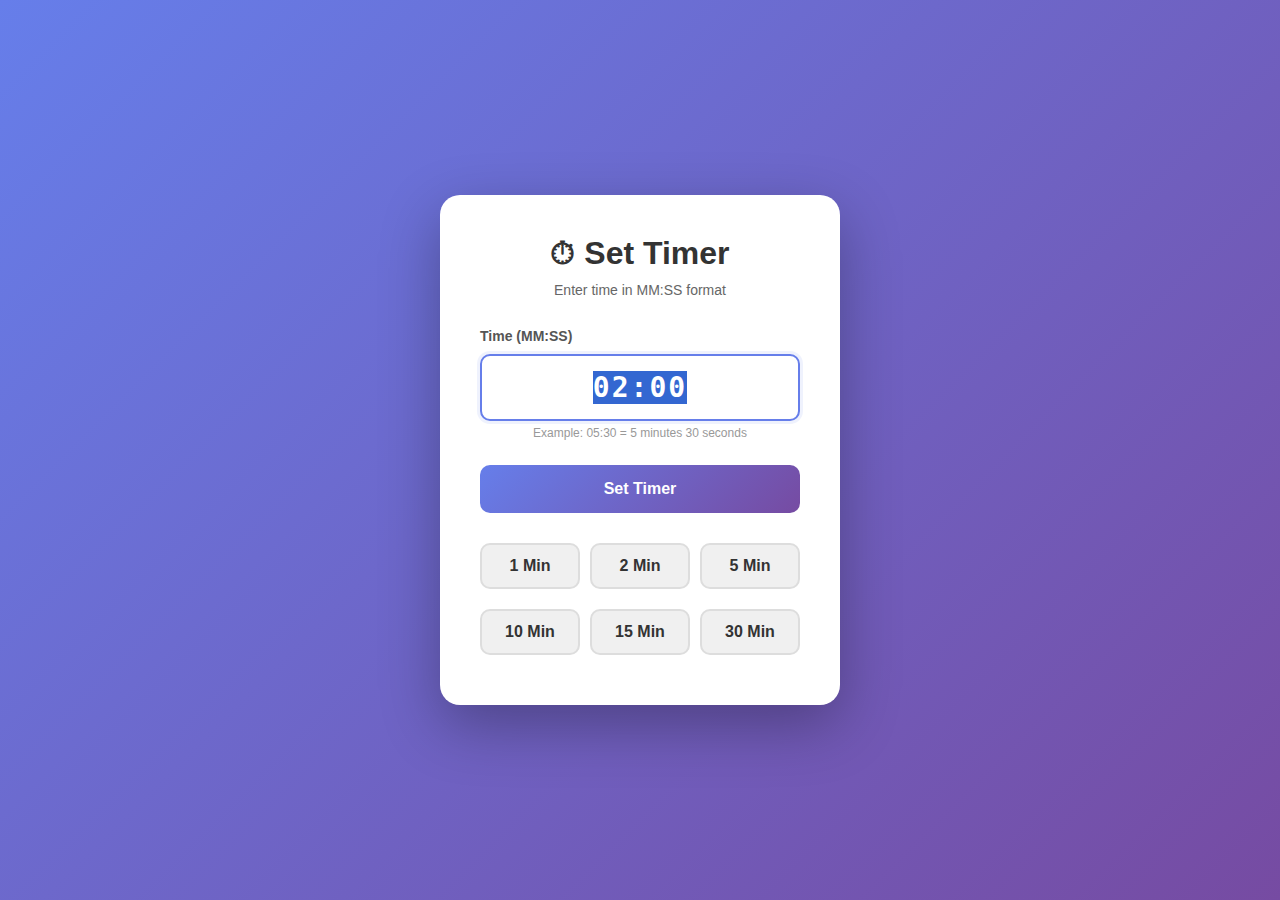
<file: Timer/templates/settime.html>
<!DOCTYPE html>
<html lang="en">
<head>
    <meta charset="UTF-8">
    <meta name="viewport" content="width=device-width, initial-scale=1.0">
    <title>Set Timer</title>
    <style>
        * {
            margin: 0;
            padding: 0;
            box-sizing: border-box;
        }

        body {
            font-family: 'Segoe UI', Tahoma, Geneva, Verdana, sans-serif;
            background: linear-gradient(135deg, #667eea 0%, #764ba2 100%);
            display: flex;
            justify-content: center;
            align-items: center;
            min-height: 100vh;
            padding: 20px;
        }

        .container {
            background: white;
            border-radius: 20px;
            padding: 40px;
            box-shadow: 0 20px 60px rgba(0, 0, 0, 0.3);
            max-width: 400px;
            width: 100%;
        }

        h1 {
            text-align: center;
            color: #333;
            margin-bottom: 10px;
            font-size: 32px;
        }

        .subtitle {
            text-align: center;
            color: #666;
            margin-bottom: 30px;
            font-size: 14px;
        }

        .input-group {
            margin-bottom: 25px;
        }

        label {
            display: block;
            margin-bottom: 10px;
            color: #555;
            font-weight: 600;
            font-size: 14px;
        }

        input[type="text"] {
            width: 100%;
            padding: 15px;
            font-size: 28px;
            text-align: center;
            border: 2px solid #ddd;
            border-radius: 10px;
            font-weight: bold;
            letter-spacing: 2px;
            font-family: 'Consolas', monospace;
        }

        input[type="text"]:focus {
            outline: none;
            border-color: #667eea;
            box-shadow: 0 0 0 3px rgba(102, 126, 234, 0.1);
        }

        .btn {
            width: 100%;
            padding: 15px;
            border: none;
            border-radius: 10px;
            font-size: 16px;
            font-weight: 600;
            cursor: pointer;
            transition: all 0.3s;
            margin-bottom: 10px;
        }

        .btn-primary {
            background: linear-gradient(135deg, #667eea 0%, #764ba2 100%);
            color: white;
        }

        .btn-primary:hover {
            transform: translateY(-2px);
            box-shadow: 0 5px 20px rgba(102, 126, 234, 0.4);
        }

        .quick-buttons {
            display: grid;
            grid-template-columns: repeat(3, 1fr);
            gap: 10px;
            margin-top: 20px;
        }

        .btn-quick {
            padding: 12px;
            background: #f0f0f0;
            color: #333;
            border: 2px solid #ddd;
        }

        .btn-quick:hover {
            background: #e0e0e0;
            border-color: #bbb;
        }

        .message {
            padding: 15px;
            border-radius: 10px;
            margin-top: 20px;
            text-align: center;
            font-weight: 600;
            display: none;
        }

        .message.success {
            background: #d4edda;
            color: #155724;
            border: 1px solid #c3e6cb;
        }

        .message.error {
            background: #f8d7da;
            color: #721c24;
            border: 1px solid #f5c6cb;
        }

        .example {
            text-align: center;
            color: #999;
            font-size: 12px;
            margin-top: 5px;
        }
    </style>
</head>
<body>
    <div class="container">
        <h1>⏱ Set Timer</h1>
        <p class="subtitle">Enter time in MM:SS format</p>

        <div class="input-group">
            <label for="timeInput">Time (MM:SS)</label>
            <input type="text" id="timeInput" value="02:00" placeholder="MM:SS" autofocus>
            <p class="example">Example: 05:30 = 5 minutes 30 seconds</p>
        </div>

        <button class="btn btn-primary" onclick="setTimer()">Set Timer</button>

        <div class="quick-buttons">
            <button class="btn btn-quick" onclick="quickSet('01:00')">1 Min</button>
            <button class="btn btn-quick" onclick="quickSet('02:00')">2 Min</button>
            <button class="btn btn-quick" onclick="quickSet('05:00')">5 Min</button>
            <button class="btn btn-quick" onclick="quickSet('10:00')">10 Min</button>
            <button class="btn btn-quick" onclick="quickSet('15:00')">15 Min</button>
            <button class="btn btn-quick" onclick="quickSet('30:00')">30 Min</button>
        </div>

        <div id="message" class="message"></div>
    </div>

    <script>
        const input = document.getElementById('timeInput');
        const messageDiv = document.getElementById('message');

        // Select all text on focus
        input.addEventListener('focus', () => {
            input.select();
        });

        // Submit on Enter key
        input.addEventListener('keypress', (e) => {
            if (e.key === 'Enter') {
                setTimer();
            }
        });

        function quickSet(time) {
            input.value = time;
            setTimer();
        }

        function setTimer() {
            const timeValue = input.value.trim();
            
            // Parse MM:SS format
            if (!timeValue.includes(':')) {
                showMessage('Invalid format! Use MM:SS (e.g., 02:30)', 'error');
                return;
            }

            const parts = timeValue.split(':');
            if (parts.length !== 2) {
                showMessage('Invalid format! Use MM:SS (e.g., 02:30)', 'error');
                return;
            }

            const minutes = parseInt(parts[0]);
            const seconds = parseInt(parts[1]);

            if (isNaN(minutes) || isNaN(seconds)) {
                showMessage('Invalid numbers! Use MM:SS (e.g., 02:30)', 'error');
                return;
            }

            if (seconds >= 60) {
                showMessage('Seconds must be less than 60!', 'error');
                return;
            }

            const totalSeconds = minutes * 60 + seconds;

            if (totalSeconds <= 0) {
                showMessage('Time must be greater than 0!', 'error');
                return;
            }

            // Send to API
            fetch('/api/set', {
                method: 'POST',
                headers: { 'Content-Type': 'application/json' },
                body: JSON.stringify({ seconds: totalSeconds })
            })
            .then(response => response.json())
            .then(data => {
                showMessage(`✓ Timer set to ${String(minutes).padStart(2, '0')}:${String(seconds).padStart(2, '0')}`, 'success');
                setTimeout(() => {
                    window.close();
                }, 1500);
            })
            .catch(error => {
                showMessage('Error connecting to timer server!', 'error');
            });
        }

        function showMessage(text, type) {
            messageDiv.textContent = text;
            messageDiv.className = 'message ' + type;
            messageDiv.style.display = 'block';
        }

        // Auto-select on load
        window.onload = () => {
            input.select();
        };
    </script>
</body>
</html>
</file>
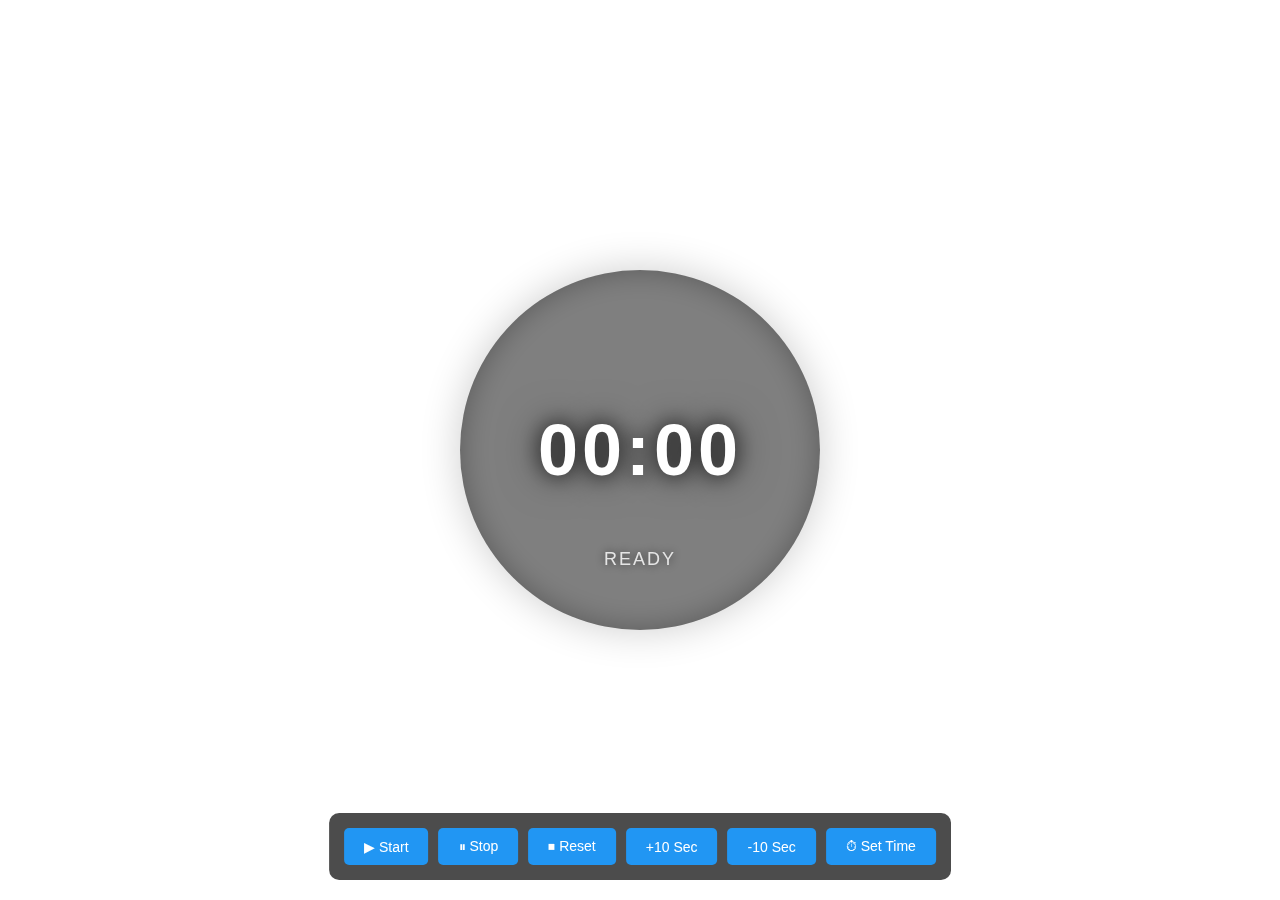
<file: Timer/templates/timer.html>
<!DOCTYPE html>
<html lang="en">
<head>
    <meta charset="UTF-8">
    <meta name="viewport" content="width=device-width, initial-scale=1.0">
    <title>OBS Timer</title>
    <style>
        * {
            margin: 0;
            padding: 0;
            box-sizing: border-box;
        }

        body {
            background: transparent;
            display: flex;
            justify-content: center;
            align-items: center;
            min-height: 100vh;
            font-family: 'Segoe UI', Tahoma, Geneva, Verdana, sans-serif;
            overflow: hidden;
        }

        .timer-container {
            position: relative;
            width: 400px;
            height: 400px;
        }

        #timerCanvas {
            position: absolute;
            top: 0;
            left: 0;
        }

        .time-background {
            position: absolute;
            top: 50%;
            left: 50%;
            transform: translate(-50%, -50%);
            width: 360px;
            height: 360px;
            background: rgba(0, 0, 0, 0.5);
            border-radius: 50%;
            backdrop-filter: blur(10px);
            box-shadow: inset 0 0 30px rgba(0, 0, 0, 0.3),
                        0 0 40px rgba(0, 0, 0, 0.2);
        }

        .time-display {
            position: absolute;
            top: 50%;
            left: 50%;
            transform: translate(-50%, -50%);
            font-size: 72px;
            font-weight: bold;
            color: #ffffff;
            text-shadow: 0 0 20px rgba(0, 0, 0, 0.8),
                         0 0 40px rgba(0, 0, 0, 0.6);
            letter-spacing: 4px;
            font-variant-numeric: tabular-nums;
            z-index: 10;
        }

        .status-indicator {
            position: absolute;
            bottom: 80px;
            left: 50%;
            transform: translateX(-50%);
            font-size: 18px;
            color: #ffffff;
            text-shadow: 0 0 10px rgba(0, 0, 0, 0.8);
            opacity: 0.8;
            text-transform: uppercase;
            letter-spacing: 2px;
        }

        .status-indicator.running {
            color: #4CAF50;
        }

        .status-indicator.stopped {
            color: #f44336;
        }

        /* Optional: Control panel for testing (can be hidden in OBS) */
        .controls {
            position: fixed;
            bottom: 20px;
            left: 50%;
            transform: translateX(-50%);
            display: flex;
            gap: 10px;
            padding: 15px;
            background: rgba(0, 0, 0, 0.7);
            border-radius: 10px;
            backdrop-filter: blur(10px);
        }

        .controls button {
            padding: 10px 20px;
            border: none;
            border-radius: 5px;
            background: #2196F3;
            color: white;
            font-size: 14px;
            cursor: pointer;
            transition: background 0.3s;
        }

        .controls button:hover {
            background: #1976D2;
        }

        .controls button:active {
            transform: scale(0.95);
        }

        /* Hide controls class for OBS */
        body.obs-mode .controls {
            display: none;
        }
    </style>
</head>
<body>
    <div class="timer-container">
        <canvas id="timerCanvas" width="400" height="400"></canvas>
        <div class="time-background"></div>
        <div class="time-display" id="timeDisplay">00:00</div>
        <div class="status-indicator" id="statusIndicator">Ready</div>
    </div>

    <!-- Control Panel (optional, add ?obs=true to URL to hide) -->
    <div class="controls" id="controls">
        <button onclick="startTimer()">▶ Start</button>
        <button onclick="stopTimer()">⏸ Stop</button>
        <button onclick="resetTimer()">⏹ Reset</button>
        <button onclick="addSeconds()">+10 Sec</button>
        <button onclick="removeSeconds()">-10 Sec</button>
        <button onclick="setCustomTime()">⏱ Set Time</button>
    </div>

    <script src="https://cdn.socket.io/4.5.4/socket.io.min.js"></script>
    <script>
        const canvas = document.getElementById('timerCanvas');
        const ctx = canvas.getContext('2d');
        const timeDisplay = document.getElementById('timeDisplay');
        const statusIndicator = document.getElementById('statusIndicator');
        
        let currentProgress = 100;
        let currentTime = '00:00';
        let isRunning = false;

        // Check if OBS mode
        const urlParams = new URLSearchParams(window.location.search);
        if (urlParams.get('obs') === 'true') {
            document.body.classList.add('obs-mode');
        }

        // Connect to WebSocket
        const socket = io();

        socket.on('connect', () => {
            console.log('Connected to timer server');
        });

        socket.on('timer_update', (data) => {
            updateTimer(data);
        });

        function updateTimer(data) {
            // Smart time display - only show hours if > 0
            const hours = Math.floor(data.remaining_seconds / 3600);
            const minutes = Math.floor((data.remaining_seconds % 3600) / 60);
            const seconds = data.remaining_seconds % 60;
            
            if (hours > 0) {
                currentTime = `${hours}:${String(minutes).padStart(2, '0')}:${String(seconds).padStart(2, '0')}`;
            } else {
                currentTime = `${String(minutes).padStart(2, '0')}:${String(seconds).padStart(2, '0')}`;
            }
            
            currentProgress = data.progress;
            isRunning = data.running;

            timeDisplay.textContent = currentTime;
            
            if (isRunning) {
                statusIndicator.textContent = 'Running';
                statusIndicator.className = 'status-indicator running';
            } else {
                statusIndicator.textContent = data.remaining_seconds > 0 ? 'Paused' : 'Finished';
                statusIndicator.className = 'status-indicator stopped';
            }

            drawCircle();
        }

        function drawCircle() {
            const centerX = canvas.width / 2;
            const centerY = canvas.height / 2;
            const radius = 180;
            const lineWidth = 20;

            // Clear canvas
            ctx.clearRect(0, 0, canvas.width, canvas.height);

            // Background circle
            ctx.beginPath();
            ctx.arc(centerX, centerY, radius, 0, 2 * Math.PI);
            ctx.strokeStyle = 'rgba(255, 255, 255, 0.1)';
            ctx.lineWidth = lineWidth;
            ctx.stroke();

            // Progress circle
            const startAngle = -Math.PI / 2; // Start from top
            const endAngle = startAngle + (2 * Math.PI * currentProgress / 100);

            ctx.beginPath();
            ctx.arc(centerX, centerY, radius, startAngle, endAngle);
            
            // White color for progress
            ctx.strokeStyle = '#ffffff';
            ctx.lineWidth = lineWidth;
            ctx.lineCap = 'round';
            ctx.shadowBlur = 20;
            ctx.shadowColor = 'rgba(255, 255, 255, 0.5)';
            ctx.stroke();
            ctx.shadowBlur = 0;

            // Inner glow
            if (currentProgress > 0) {
                ctx.beginPath();
                ctx.arc(centerX, centerY, radius - lineWidth / 2, 0, 2 * Math.PI);
                ctx.strokeStyle = 'rgba(255, 255, 255, 0.05)';
                ctx.lineWidth = 1;
                ctx.stroke();
            }
        }

        // Control functions
        function startTimer() {
            socket.emit('start');
        }

        function stopTimer() {
            socket.emit('stop');
        }

        function resetTimer() {
            socket.emit('reset');
        }

        function addSeconds() {
            fetch('/api/add', {
                method: 'POST',
                headers: { 'Content-Type': 'application/json' },
                body: JSON.stringify({ seconds: 10 })
            });
        }

        function removeSeconds() {
            fetch('/api/remove', {
                method: 'POST',
                headers: { 'Content-Type': 'application/json' },
                body: JSON.stringify({ seconds: 10 })
            });
        }

        function setCustomTime() {
            const input = prompt('Enter time (MM:SS):', '02:00');
            if (input) {
                const parts = input.split(':');
                if (parts.length === 2) {
                    const minutes = parseInt(parts[0]) || 0;
                    const seconds = parseInt(parts[1]) || 0;
                    const totalSeconds = minutes * 60 + seconds;
                    
                    fetch('/api/set', {
                        method: 'POST',
                        headers: { 'Content-Type': 'application/json' },
                        body: JSON.stringify({ seconds: totalSeconds })
                    });
                } else {
                    alert('Invalid format! Please use MM:SS (e.g., 02:30)');
                }
            }
        }

        // Initial draw
        drawCircle();

        // Fetch initial status
        fetch('/api/status')
            .then(response => response.json())
            .then(data => updateTimer(data));
    </script>
</body>
</html>
</file>
